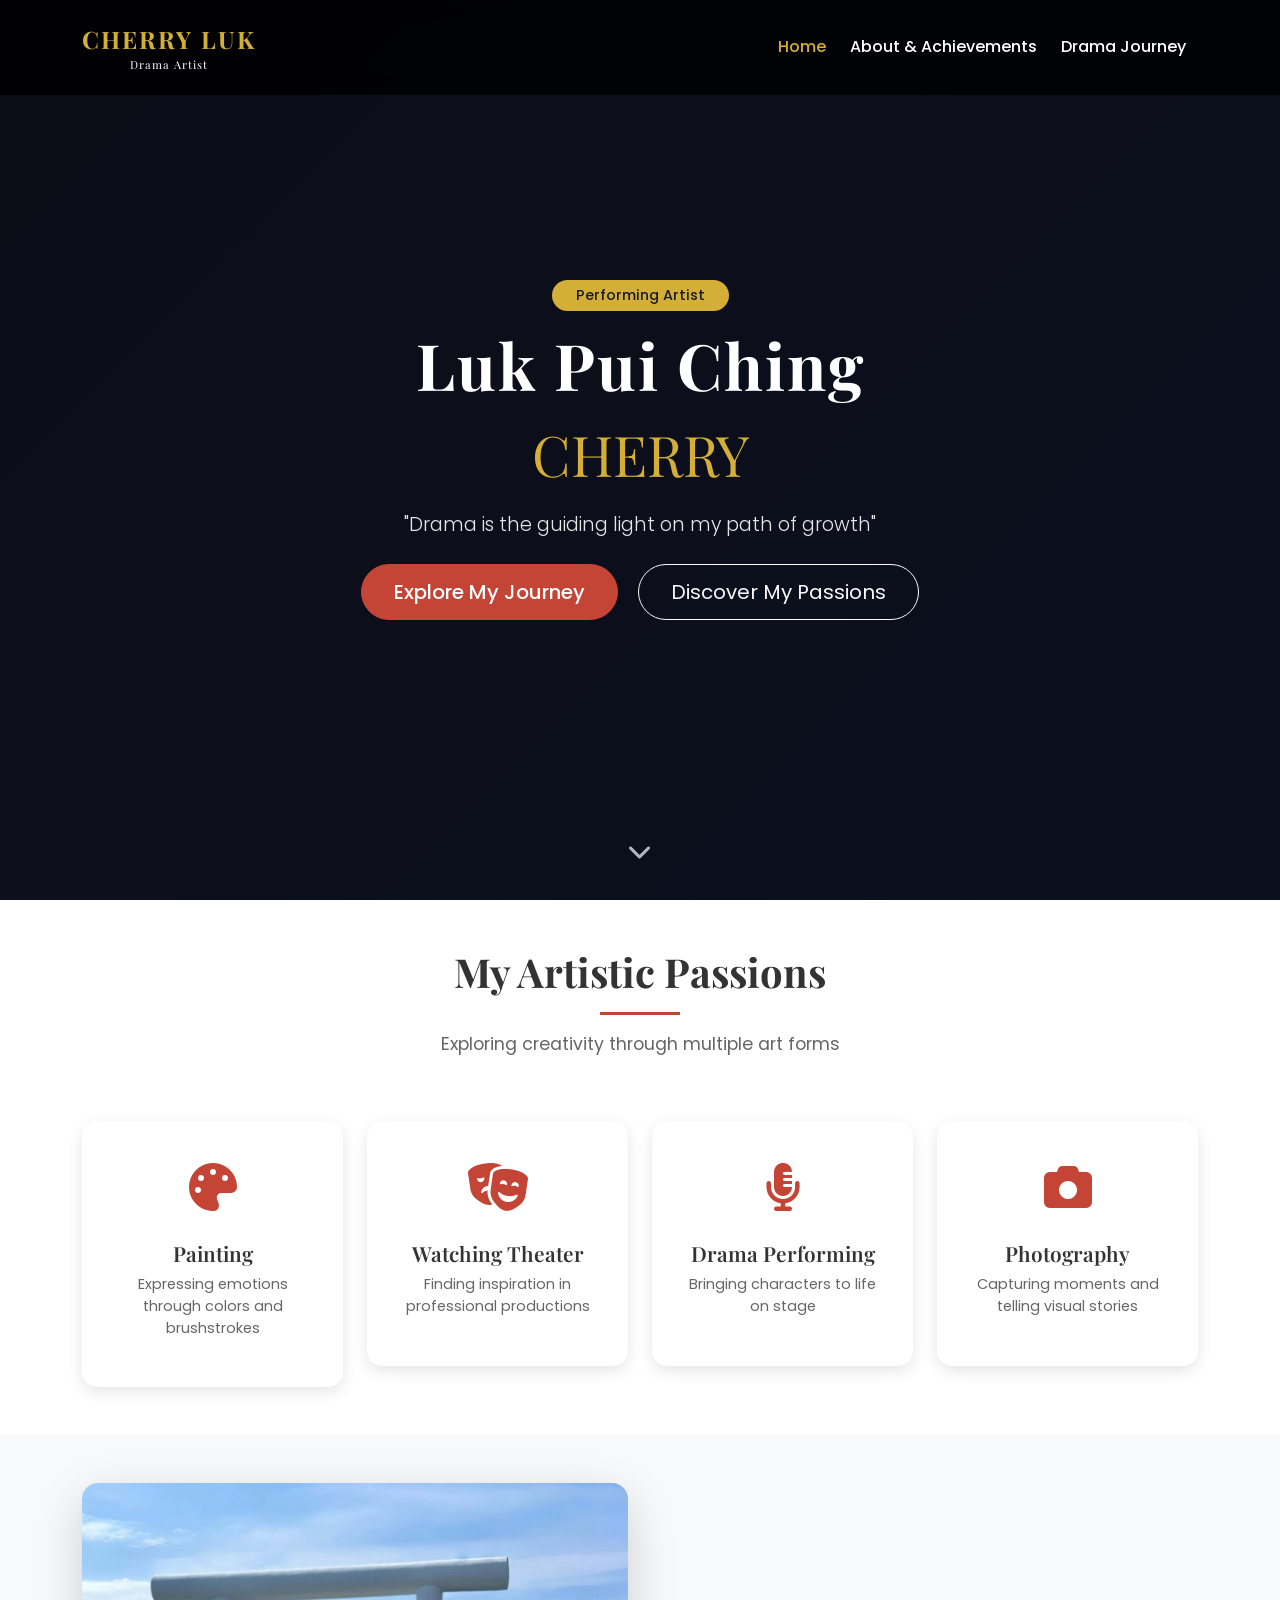
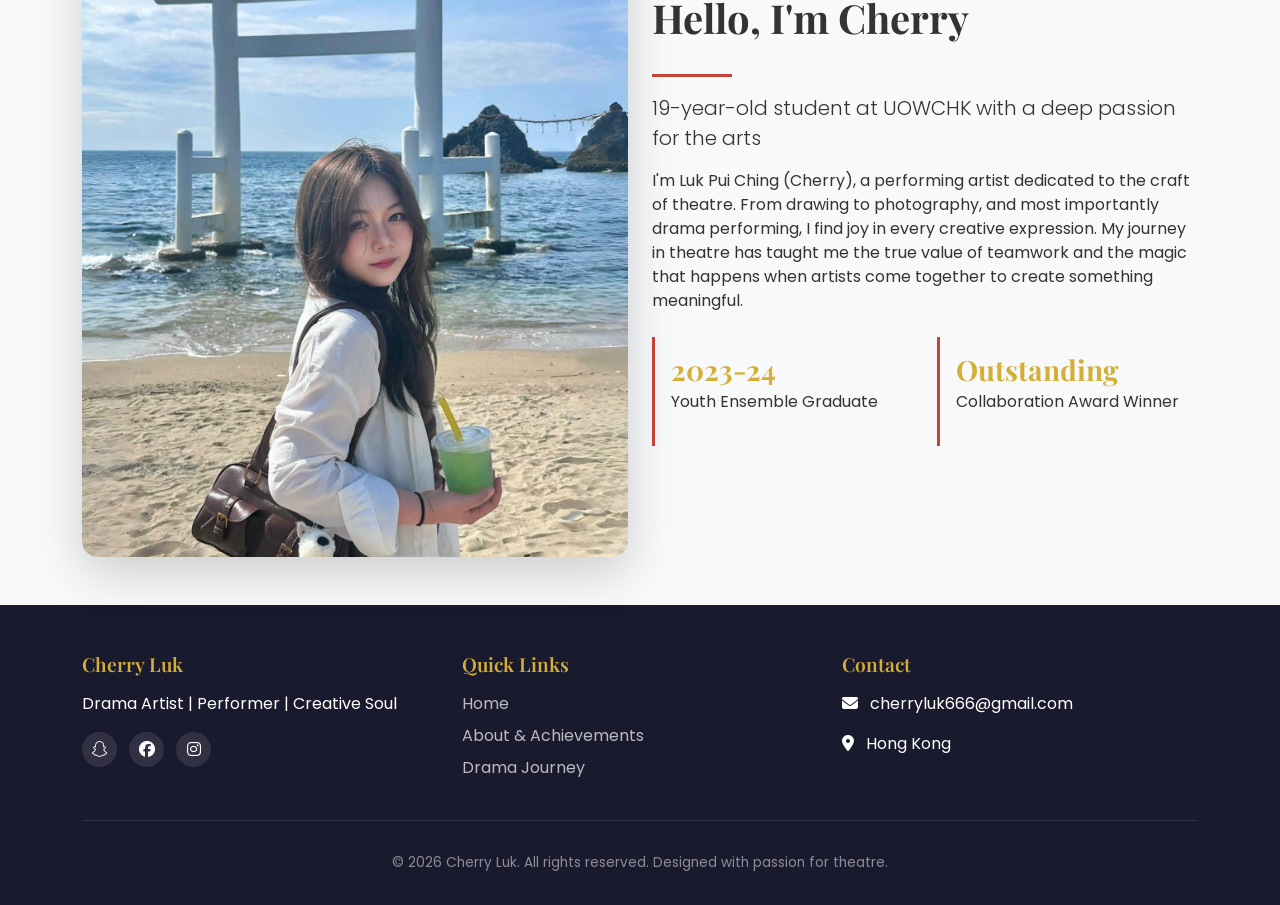
<file: index.html>
<!DOCTYPE html>
<html lang="en">
<head>
    <!-- 
        PROJECT: Personal Portfolio Website - Cherry Luk (Luk Pui Ching)
        AUTHOR: Luk Pui Ching (Cherry)
        DESCRIPTION: A portfolio website showcasing drama achievements and artistic journey
        SOURCES: 
        - Bootstrap 5.3 Framework: https://getbootstrap.com/
        - Google Fonts: https://fonts.google.com/
        - Font Awesome Icons: https://fontawesome.com/
        - Images: Personal photos and portfolio images
    -->
    <meta charset="UTF-8">
    <meta name="viewport" content="width=device-width, initial-scale=1.0">
    <title>Cherry Luk | Drama Artist Portfolio</title>
    
    <!-- Bootstrap CSS -->
    <link href="https://cdn.jsdelivr.net/npm/bootstrap@5.3.0/dist/css/bootstrap.min.css" rel="stylesheet">
    
    <!-- Font Awesome Icons -->
    <link rel="stylesheet" href="https://cdnjs.cloudflare.com/ajax/libs/font-awesome/6.4.0/css/all.min.css">
    
    <!-- Google Fonts -->
    <link href="https://fonts.googleapis.com/css2?family=Playfair+Display:wght@400;500;600;700;800;900&family=Poppins:wght@300;400;500;600;700&display=swap" rel="stylesheet">
    
    <!-- Custom CSS -->
    <link rel="stylesheet" href="style.css">
</head>
<body>

    <!-- Navigation Bar -->
    <nav class="navbar navbar-expand-lg navbar-dark fixed-top">
        <div class="container">
            <a class="navbar-brand" href="index.html">
                <span class="brand-name">CHERRY LUK</span>
                <span class="brand-subtitle">Drama Artist</span>
            </a>
            <button class="navbar-toggler" type="button" data-bs-toggle="collapse" data-bs-target="#navbarNav" aria-controls="navbarNav" aria-expanded="false" aria-label="Toggle navigation">
                <span class="navbar-toggler-icon"></span>
            </button>
            <div class="collapse navbar-collapse" id="navbarNav">
                <ul class="navbar-nav ms-auto">
                    <li class="nav-item">
                        <a class="nav-link active" href="index.html">Home</a>
                    </li>
                    <li class="nav-item">
                        <a class="nav-link" href="about.html">About & Achievements</a>
                    </li>
                    <li class="nav-item">
                        <a class="nav-link" href="drama-journey.html">Drama Journey</a>
                    </li>
                </ul>
            </div>
        </div>
    </nav>

    <!-- Hero Section -->
    <section class="hero-section">
        <div class="hero-overlay"></div>
        <div class="container hero-content">
            <div class="row min-vh-100 align-items-center">
                <div class="col-lg-8 mx-auto text-center">
                    <div class="hero-badge mb-3">
                        <span class="badge bg-gold">Performing Artist</span>
                    </div>
                    <h1 class="display-1 fw-bold mb-3 animate-text">Luk Pui Ching</h1>
                    <h2 class="display-4 mb-4 text-gold">CHERRY</h2>
                    <p class="lead mb-4">"Drama is the guiding light on my path of growth"</p>
                    <div class="hero-buttons">
                        <a href="about.html" class="btn btn-primary btn-lg me-3">Explore My Journey</a>
                        <a href="#passions" class="btn btn-outline-light btn-lg">Discover My Passions</a>
                    </div>
                </div>
            </div>
        </div>
        <div class="scroll-indicator">
            <a href="#passions" class="text-white">
                <i class="fas fa-chevron-down"></i>
            </a>
        </div>
    </section>

    <!-- Passions Section -->
    <section id="passions" class="passions-section py-5">
        <div class="container">
            <div class="row text-center mb-5">
                <div class="col-12">
                    <h2 class="section-title">My Artistic Passions</h2>
                    <div class="title-divider"></div>
                    <p class="section-subtitle">Exploring creativity through multiple art forms</p>
                </div>
            </div>
            <div class="row g-4">
                <div class="col-md-3 col-sm-6">
                    <div class="passion-card">
                        <div class="passion-icon">
                            <i class="fas fa-palette"></i>
                        </div>
                        <h3>Painting</h3>
                        <p>Expressing emotions through colors and brushstrokes</p>
                    </div>
                </div>
                <div class="col-md-3 col-sm-6">
                    <div class="passion-card">
                        <div class="passion-icon">
                            <i class="fas fa-theater-masks"></i>
                        </div>
                        <h3>Watching Theater</h3>
                        <p>Finding inspiration in professional productions</p>
                    </div>
                </div>
                <div class="col-md-3 col-sm-6">
                    <div class="passion-card">
                        <div class="passion-icon">
                            <i class="fas fa-microphone-alt"></i>
                        </div>
                        <h3>Drama Performing</h3>
                        <p>Bringing characters to life on stage</p>
                    </div>
                </div>
                <div class="col-md-3 col-sm-6">
                    <div class="passion-card">
                        <div class="passion-icon">
                            <i class="fas fa-camera"></i>
                        </div>
                        <h3>Photography</h3>
                        <p>Capturing moments and telling visual stories</p>
                    </div>
                </div>
            </div>
        </div>
    </section>

    <!-- Quick Introduction Section -->
    <section class="intro-section py-5 bg-light">
        <div class="container">
            <div class="row align-items-center">
                <div class="col-lg-6 mb-4 mb-lg-0">
                    <div class="intro-image">
                        <img src="image/img7.jpeg" alt="Cherry Luk Portrait" class="img-fluid rounded-4 shadow-lg">
                    </div>
                </div>
                <div class="col-lg-6">
                    <h2 class="section-title text-start">Hello, I'm Cherry</h2>
                    <div class="title-divider start-divider"></div>
                    <p class="lead">19-year-old student at UOWCHK with a deep passion for the arts</p>
                    <p class="mb-4">I'm Luk Pui Ching (Cherry), a performing artist dedicated to the craft of theatre. From drawing to photography, and most importantly drama performing, I find joy in every creative expression. My journey in theatre has taught me the true value of teamwork and the magic that happens when artists come together to create something meaningful.</p>
                    <div class="row mt-4">
                        <div class="col-6">
                            <div class="stat-box">
                                <h3 class="text-gold">2023-24</h3>
                                <p>Youth Ensemble Graduate</p>
                            </div>
                        </div>
                        <div class="col-6">
                            <div class="stat-box">
                                <h3 class="text-gold">Outstanding</h3>
                                <p>Collaboration Award Winner</p>
                            </div>
                        </div>
                    </div>
                </div>
            </div>
        </div>
    </section>

    <!-- Footer -->
    <footer class="footer">
        <div class="container">
            <div class="row">
                <div class="col-lg-4 mb-4 mb-lg-0">
                    <h4 class="footer-title">Cherry Luk</h4>
                    <p>Drama Artist | Performer | Creative Soul</p>
                    <div class="social-links">
                        <a href="https://snapchat.com/t/iGZdyuLK"><i class="fab fa-snapchat"></i></a>
                        <a href="https://www.facebook.com/share/1GRB8319T6/?mibextid=wwXIfr"><i class="fab fa-facebook"></i></a>
                        <a href="https://www.instagram.com/film.cc__"><i class="fab fa-instagram"></i></a>
                    </div>
                </div>
                <div class="col-lg-4 mb-4 mb-lg-0">
                    <h4 class="footer-title">Quick Links</h4>
                    <ul class="footer-links">
                        <li><a href="index.html">Home</a></li>
                        <li><a href="about.html">About & Achievements</a></li>
                        <li><a href="drama-journey.html">Drama Journey</a></li>
                    </ul>
                </div>
                <div class="col-lg-4">
                    <h4 class="footer-title">Contact</h4>
                    <p><i class="fas fa-envelope me-2"></i> cherryluk666@gmail.com</p>
                    <p><i class="fas fa-map-marker-alt me-2"></i> Hong Kong</p>
                </div>
            </div>
            <div class="row mt-4">
                <div class="col-12 text-center">
                    <p class="copyright">&copy; 2026 Cherry Luk. All rights reserved. Designed with passion for theatre.</p>
                </div>
            </div>
        </div>
    </footer>

    <!-- Bootstrap JS Bundle -->
    <script src="https://cdn.jsdelivr.net/npm/bootstrap@5.3.0/dist/js/bootstrap.bundle.min.js"></script>
</body>
</html>
</file>
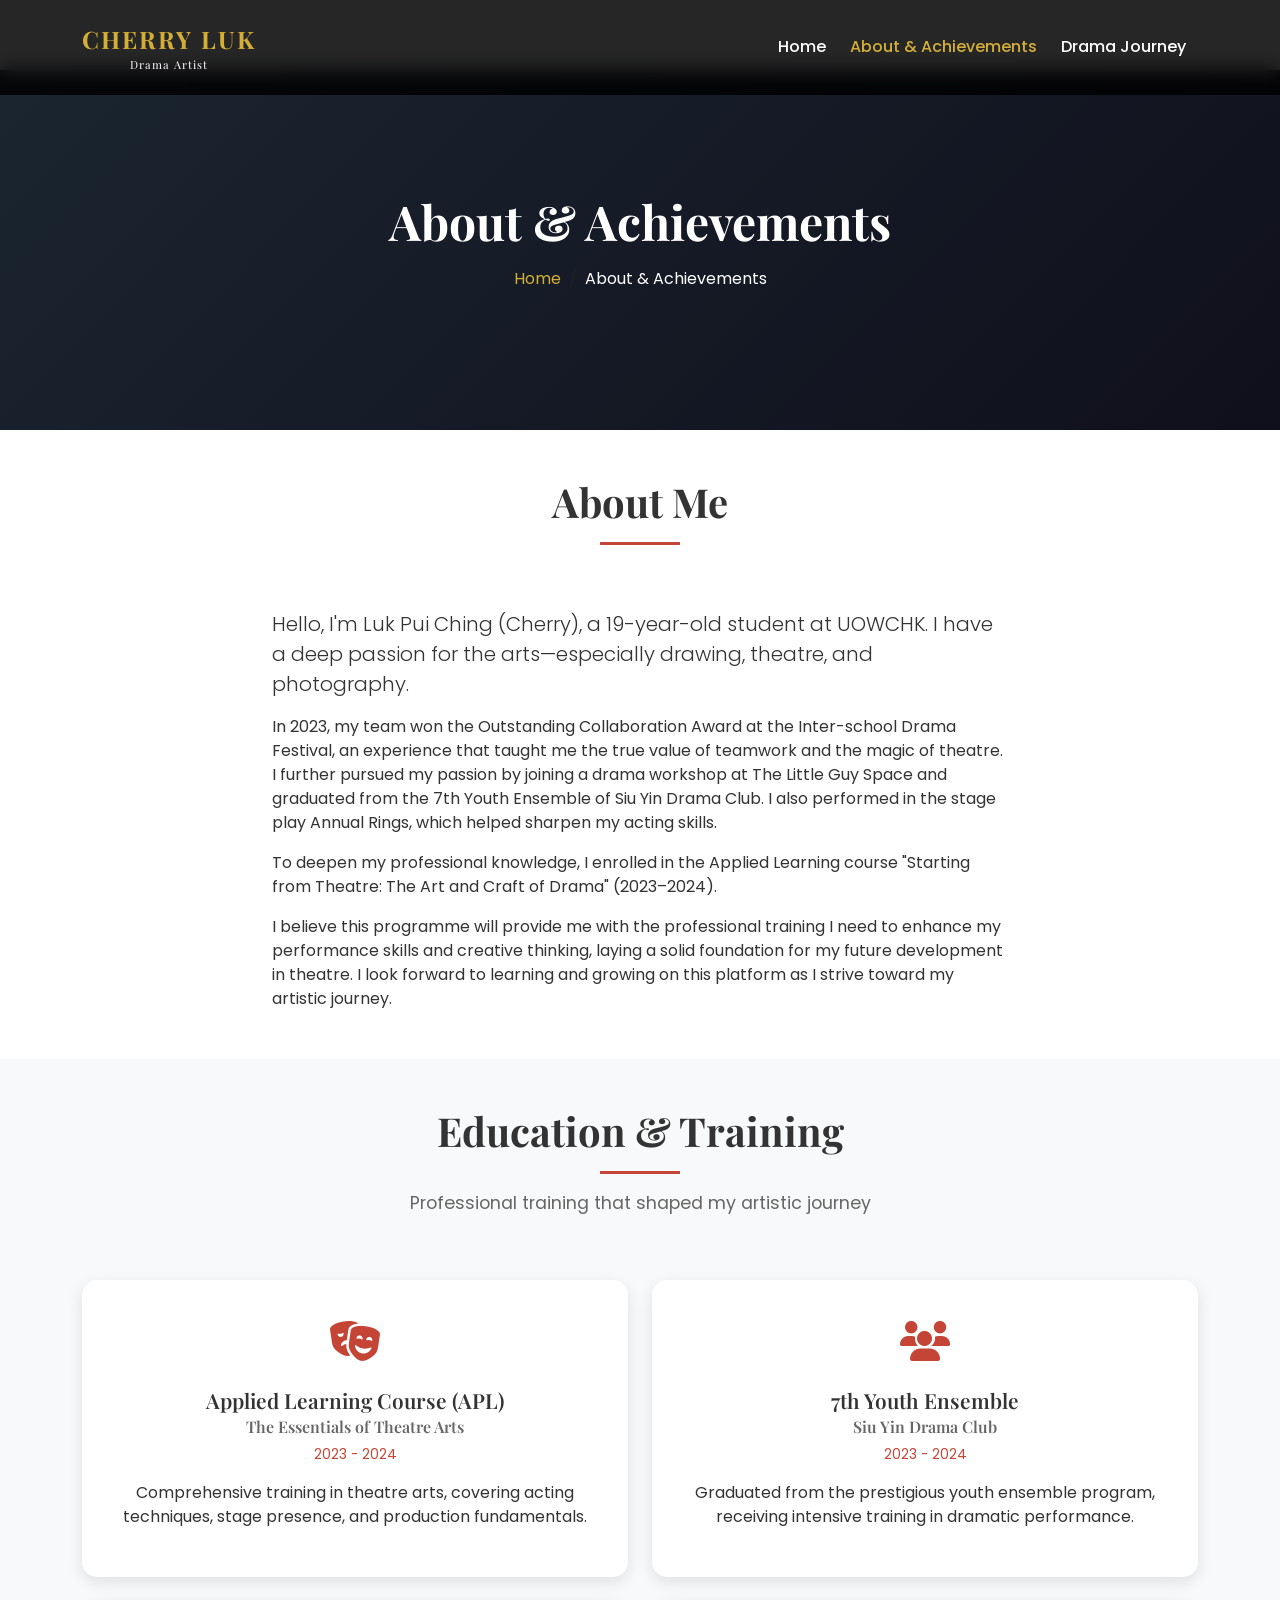
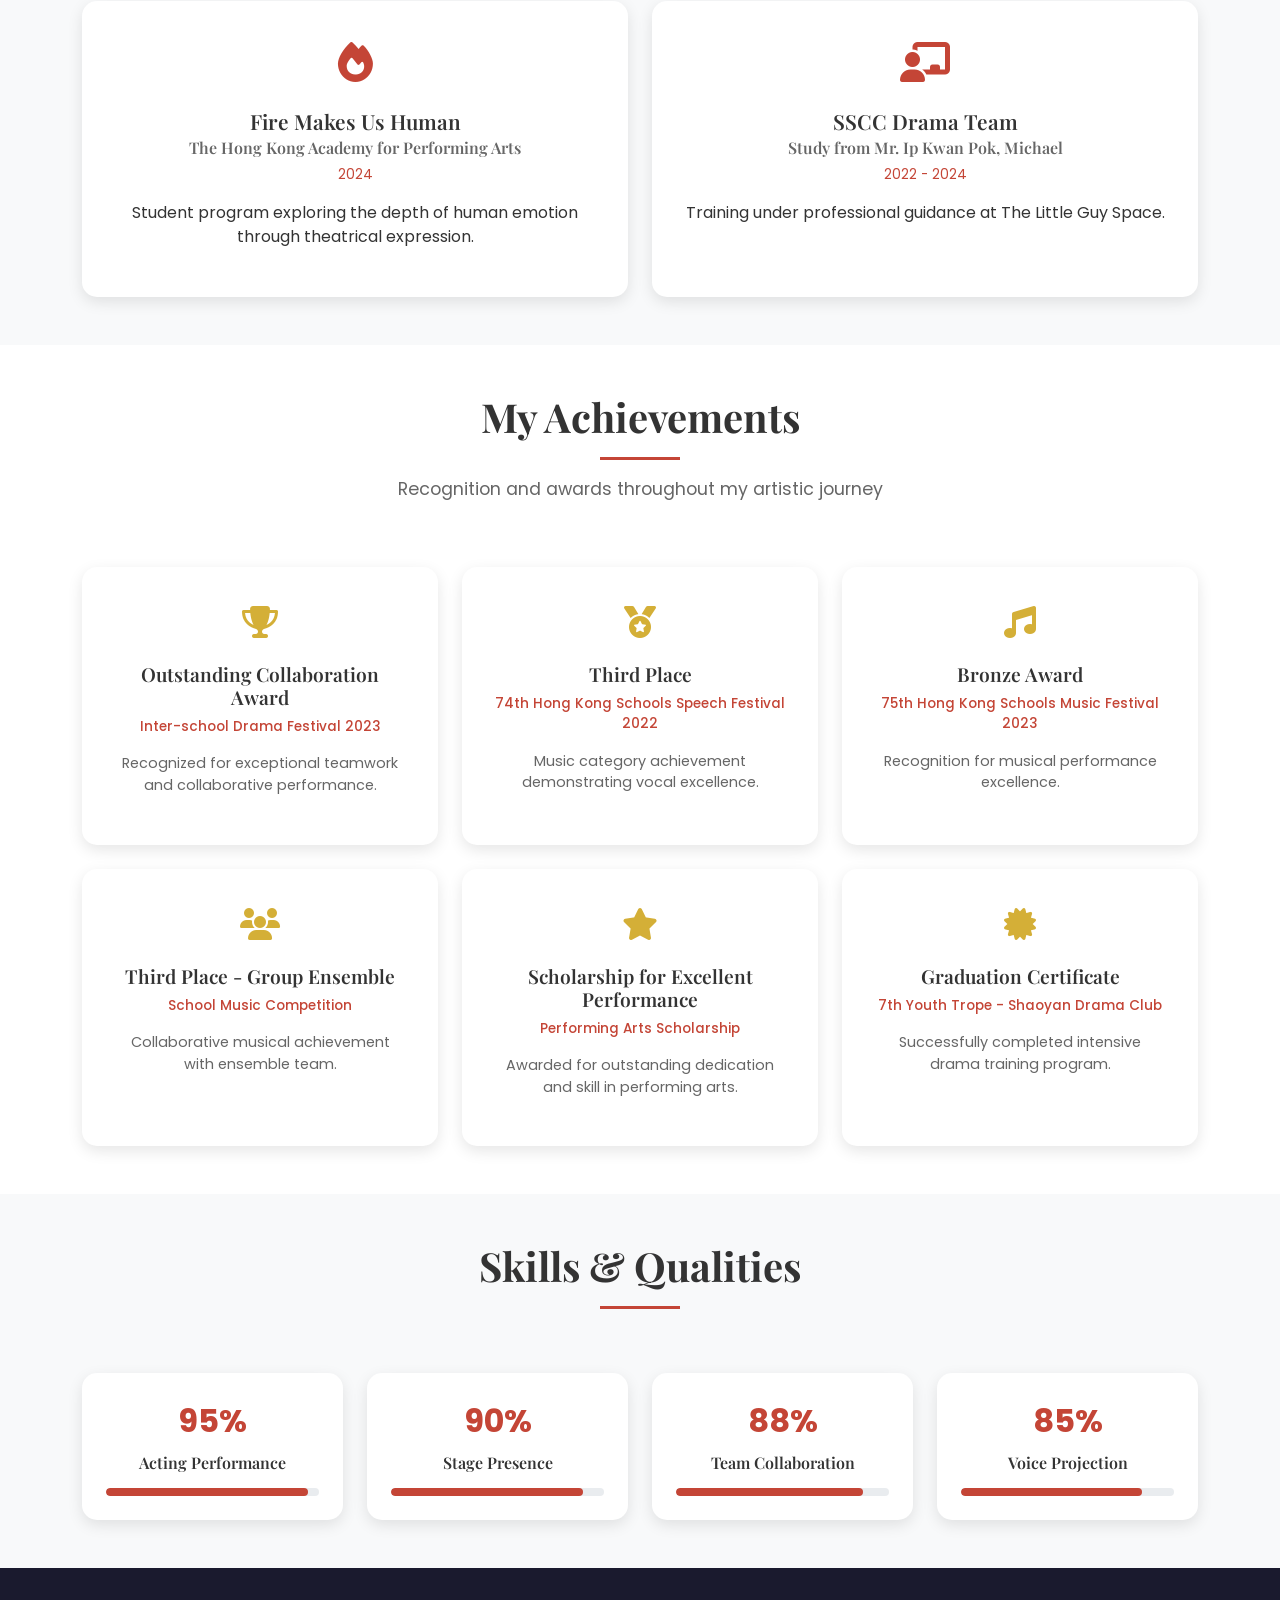
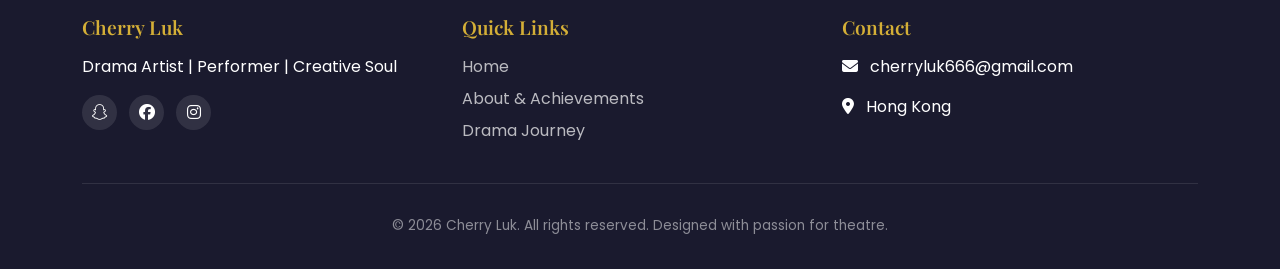
<file: about.html>
<!DOCTYPE html>
<html lang="en">
<head>
    <!-- 
        PROJECT: Personal Portfolio Website - About & Achievements Page
        AUTHOR: Luk Pui Ching (Cherry)
        DESCRIPTION: Detailed background, education, and awards section
        SOURCES: 
        - Bootstrap 5.3 Framework: https://getbootstrap.com/
        - Google Fonts: https://fonts.google.com/
        - Font Awesome Icons: https://fontawesome.com/
    -->
    <meta charset="UTF-8">
    <meta name="viewport" content="width=device-width, initial-scale=1.0">
    <title>About & Achievements | Cherry Luk</title>
    
    <!-- Bootstrap CSS -->
    <link href="https://cdn.jsdelivr.net/npm/bootstrap@5.3.0/dist/css/bootstrap.min.css" rel="stylesheet">
    
    <!-- Font Awesome Icons -->
    <link rel="stylesheet" href="https://cdnjs.cloudflare.com/ajax/libs/font-awesome/6.4.0/css/all.min.css">
    
    <!-- Google Fonts -->
    <link href="https://fonts.googleapis.com/css2?family=Playfair+Display:wght@400;500;600;700;800;900&family=Poppins:wght@300;400;500;600;700&display=swap" rel="stylesheet">
    
    <!-- Custom CSS -->
    <link rel="stylesheet" href="style.css">
</head>
<body>

    <!-- Navigation Bar -->
    <nav class="navbar navbar-expand-lg navbar-dark fixed-top">
        <div class="container">
            <a class="navbar-brand" href="index.html">
                <span class="brand-name">CHERRY LUK</span>
                <span class="brand-subtitle">Drama Artist</span>
            </a>
            <button class="navbar-toggler" type="button" data-bs-toggle="collapse" data-bs-target="#navbarNav" aria-controls="navbarNav" aria-expanded="false" aria-label="Toggle navigation">
                <span class="navbar-toggler-icon"></span>
            </button>
            <div class="collapse navbar-collapse" id="navbarNav">
                <ul class="navbar-nav ms-auto">
                    <li class="nav-item">
                        <a class="nav-link" href="index.html">Home</a>
                    </li>
                    <li class="nav-item">
                        <a class="nav-link active" href="about.html">About & Achievements</a>
                    </li>
                    <li class="nav-item">
                        <a class="nav-link" href="drama-journey.html">Drama Journey</a>
                    </li>
                </ul>
            </div>
        </div>
    </nav>

    <!-- Page Header -->
    <section class="page-header">
        <div class="page-header-overlay"></div>
        <div class="container">
            <div class="row">
                <div class="col-12 text-center">
                    <h1 class="page-title">About & Achievements</h1>
                    <nav aria-label="breadcrumb">
                        <ol class="breadcrumb justify-content-center">
                            <li class="breadcrumb-item"><a href="index.html">Home</a></li>
                            <li class="breadcrumb-item active" aria-current="page">About & Achievements</li>
                        </ol>
                    </nav>
                </div>
            </div>
        </div>
    </section>

    <!-- About Me Section -->
    <section class="about-me-section py-5">
        <div class="container">
            <div class="row">
                <div class="col-12 text-center mb-5">
                    <h2 class="section-title">About Me</h2>
                    <div class="title-divider"></div>
                </div>
            </div>
            <div class="row">
                <div class="col-lg-8 mx-auto">
                    <div class="about-content">
                        <p class="lead">Hello, I'm Luk Pui Ching (Cherry), a 19-year-old student at UOWCHK. I have a deep passion for the arts—especially drawing, theatre, and photography.</p>
                        
                        <p>In 2023, my team won the Outstanding Collaboration Award at the Inter-school Drama Festival, an experience that taught me the true value of teamwork and the magic of theatre. I further pursued my passion by joining a drama workshop at The Little Guy Space and graduated from the 7th Youth Ensemble of Siu Yin Drama Club. I also performed in the stage play Annual Rings, which helped sharpen my acting skills.</p>
                        
                        <p>To deepen my professional knowledge, I enrolled in the Applied Learning course "Starting from Theatre: The Art and Craft of Drama" (2023–2024).</p>
                        
                        <p class="mb-0">I believe this programme will provide me with the professional training I need to enhance my performance skills and creative thinking, laying a solid foundation for my future development in theatre. I look forward to learning and growing on this platform as I strive toward my artistic journey.</p>
                    </div>
                </div>
            </div>
        </div>
    </section>

    <!-- Education Section -->
    <section class="education-section py-5 bg-light">
        <div class="container">
            <div class="row text-center mb-5">
                <div class="col-12">
                    <h2 class="section-title">Education & Training</h2>
                    <div class="title-divider"></div>
                    <p class="section-subtitle">Professional training that shaped my artistic journey</p>
                </div>
            </div>
            <div class="row g-4">
                <div class="col-md-6">
                    <div class="education-card">
                        <div class="education-icon">
                            <i class="fas fa-theater-masks"></i>
                        </div>
                        <h3>Applied Learning Course (APL)</h3>
                        <h4>The Essentials of Theatre Arts</h4>
                        <p class="date">2023 - 2024</p>
                        <p>Comprehensive training in theatre arts, covering acting techniques, stage presence, and production fundamentals.</p>
                    </div>
                </div>
                <div class="col-md-6">
                    <div class="education-card">
                        <div class="education-icon">
                            <i class="fas fa-users"></i>
                        </div>
                        <h3>7th Youth Ensemble</h3>
                        <h4>Siu Yin Drama Club</h4>
                        <p class="date">2023 - 2024</p>
                        <p>Graduated from the prestigious youth ensemble program, receiving intensive training in dramatic performance.</p>
                    </div>
                </div>
                <div class="col-md-6">
                    <div class="education-card">
                        <div class="education-icon">
                            <i class="fas fa-fire"></i>
                        </div>
                        <h3>Fire Makes Us Human</h3>
                        <h4>The Hong Kong Academy for Performing Arts</h4>
                        <p class="date">2024</p>
                        <p>Student program exploring the depth of human emotion through theatrical expression.</p>
                    </div>
                </div>
                <div class="col-md-6">
                    <div class="education-card">
                        <div class="education-icon">
                            <i class="fas fa-chalkboard-user"></i>
                        </div>
                        <h3>SSCC Drama Team</h3>
                        <h4>Study from Mr. Ip Kwan Pok, Michael</h4>
                        <p class="date">2022 - 2024</p>
                        <p>Training under professional guidance at The Little Guy Space.</p>
                    </div>
                </div>
            </div>
        </div>
    </section>

    <!-- Achievements Section -->
    <section class="achievements-section py-5">
        <div class="container">
            <div class="row text-center mb-5">
                <div class="col-12">
                    <h2 class="section-title">My Achievements</h2>
                    <div class="title-divider"></div>
                    <p class="section-subtitle">Recognition and awards throughout my artistic journey</p>
                </div>
            </div>
            
            <!-- Awards Row 1 -->
            <div class="row g-4 mb-4">
                <div class="col-lg-4 col-md-6">
                    <div class="achievement-card">
                        <div class="achievement-icon">
                            <i class="fas fa-trophy"></i>
                        </div>
                        <h3>Outstanding Collaboration Award</h3>
                        <p class="award-org">Inter-school Drama Festival 2023</p>
                        <p class="achievement-desc">Recognized for exceptional teamwork and collaborative performance.</p>
                    </div>
                </div>
                <div class="col-lg-4 col-md-6">
                    <div class="achievement-card">
                        <div class="achievement-icon">
                            <i class="fas fa-medal"></i>
                        </div>
                        <h3>Third Place</h3>
                        <p class="award-org">74th Hong Kong Schools Speech Festival 2022</p>
                        <p class="achievement-desc">Music category achievement demonstrating vocal excellence.</p>
                    </div>
                </div>
                <div class="col-lg-4 col-md-6">
                    <div class="achievement-card">
                        <div class="achievement-icon">
                            <i class="fas fa-music"></i>
                        </div>
                        <h3>Bronze Award</h3>
                        <p class="award-org">75th Hong Kong Schools Music Festival 2023</p>
                        <p class="achievement-desc">Recognition for musical performance excellence.</p>
                    </div>
                </div>
            </div>
            
            <!-- Awards Row 2 -->
            <div class="row g-4">
                <div class="col-lg-4 col-md-6">
                    <div class="achievement-card">
                        <div class="achievement-icon">
                            <i class="fas fa-users"></i>
                        </div>
                        <h3>Third Place - Group Ensemble</h3>
                        <p class="award-org">School Music Competition</p>
                        <p class="achievement-desc">Collaborative musical achievement with ensemble team.</p>
                    </div>
                </div>
                <div class="col-lg-4 col-md-6">
                    <div class="achievement-card">
                        <div class="achievement-icon">
                            <i class="fas fa-star"></i>
                        </div>
                        <h3>Scholarship for Excellent Performance</h3>
                        <p class="award-org">Performing Arts Scholarship</p>
                        <p class="achievement-desc">Awarded for outstanding dedication and skill in performing arts.</p>
                    </div>
                </div>
                <div class="col-lg-4 col-md-6">
                    <div class="achievement-card">
                        <div class="achievement-icon">
                            <i class="fas fa-certificate"></i>
                        </div>
                        <h3>Graduation Certificate</h3>
                        <p class="award-org">7th Youth Trope - Shaoyan Drama Club</p>
                        <p class="achievement-desc">Successfully completed intensive drama training program.</p>
                    </div>
                </div>
            </div>
        </div>
    </section>

    <!-- Skills Section -->
    <section class="skills-section py-5 bg-light">
        <div class="container">
            <div class="row text-center mb-5">
                <div class="col-12">
                    <h2 class="section-title">Skills & Qualities</h2>
                    <div class="title-divider"></div>
                </div>
            </div>
            <div class="row g-4">
                <div class="col-md-3 col-sm-6">
                    <div class="skill-card">
                        <div class="skill-percent">95%</div>
                        <h3>Acting Performance</h3>
                        <div class="progress">
                            <div class="progress-bar" style="width: 95%"></div>
                        </div>
                    </div>
                </div>
                <div class="col-md-3 col-sm-6">
                    <div class="skill-card">
                        <div class="skill-percent">90%</div>
                        <h3>Stage Presence</h3>
                        <div class="progress">
                            <div class="progress-bar" style="width: 90%"></div>
                        </div>
                    </div>
                </div>
                <div class="col-md-3 col-sm-6">
                    <div class="skill-card">
                        <div class="skill-percent">88%</div>
                        <h3>Team Collaboration</h3>
                        <div class="progress">
                            <div class="progress-bar" style="width: 88%"></div>
                        </div>
                    </div>
                </div>
                <div class="col-md-3 col-sm-6">
                    <div class="skill-card">
                        <div class="skill-percent">85%</div>
                        <h3>Voice Projection</h3>
                        <div class="progress">
                            <div class="progress-bar" style="width: 85%"></div>
                        </div>
                    </div>
                </div>
            </div>
        </div>
    </section>

    <!-- Footer -->
    <footer class="footer">
        <div class="container">
            <div class="row">
                <div class="col-lg-4 mb-4 mb-lg-0">
                    <h4 class="footer-title">Cherry Luk</h4>
                    <p>Drama Artist | Performer | Creative Soul</p>
                    <div class="social-links">
                        <a href="https://snapchat.com/t/iGZdyuLK"><i class="fab fa-snapchat"></i></a>
                        <a href="https://www.facebook.com/share/1GRB8319T6/?mibextid=wwXIfr"><i class="fab fa-facebook"></i></a>
                        <a href="https://www.instagram.com/film.cc__"><i class="fab fa-instagram"></i></a>
                    </div>
                </div>
                <div class="col-lg-4 mb-4 mb-lg-0">
                    <h4 class="footer-title">Quick Links</h4>
                    <ul class="footer-links">
                        <li><a href="index.html">Home</a></li>
                        <li><a href="about.html">About & Achievements</a></li>
                        <li><a href="drama-journey.html">Drama Journey</a></li>
                    </ul>
                </div>
                <div class="col-lg-4">
                    <h4 class="footer-title">Contact</h4>
                    <p><i class="fas fa-envelope me-2"></i> cherryluk666@gmail.com</p>
                    <p><i class="fas fa-map-marker-alt me-2"></i> Hong Kong</p>
                </div>
            </div>
            <div class="row mt-4">
                <div class="col-12 text-center">
                    <p class="copyright">&copy; 2026 Cherry Luk. All rights reserved. Designed with passion for theatre.</p>
                </div>
            </div>
        </div>
    </footer>

    <script src="https://cdn.jsdelivr.net/npm/bootstrap@5.3.0/dist/js/bootstrap.bundle.min.js"></script>
</body>
</html>
</file>
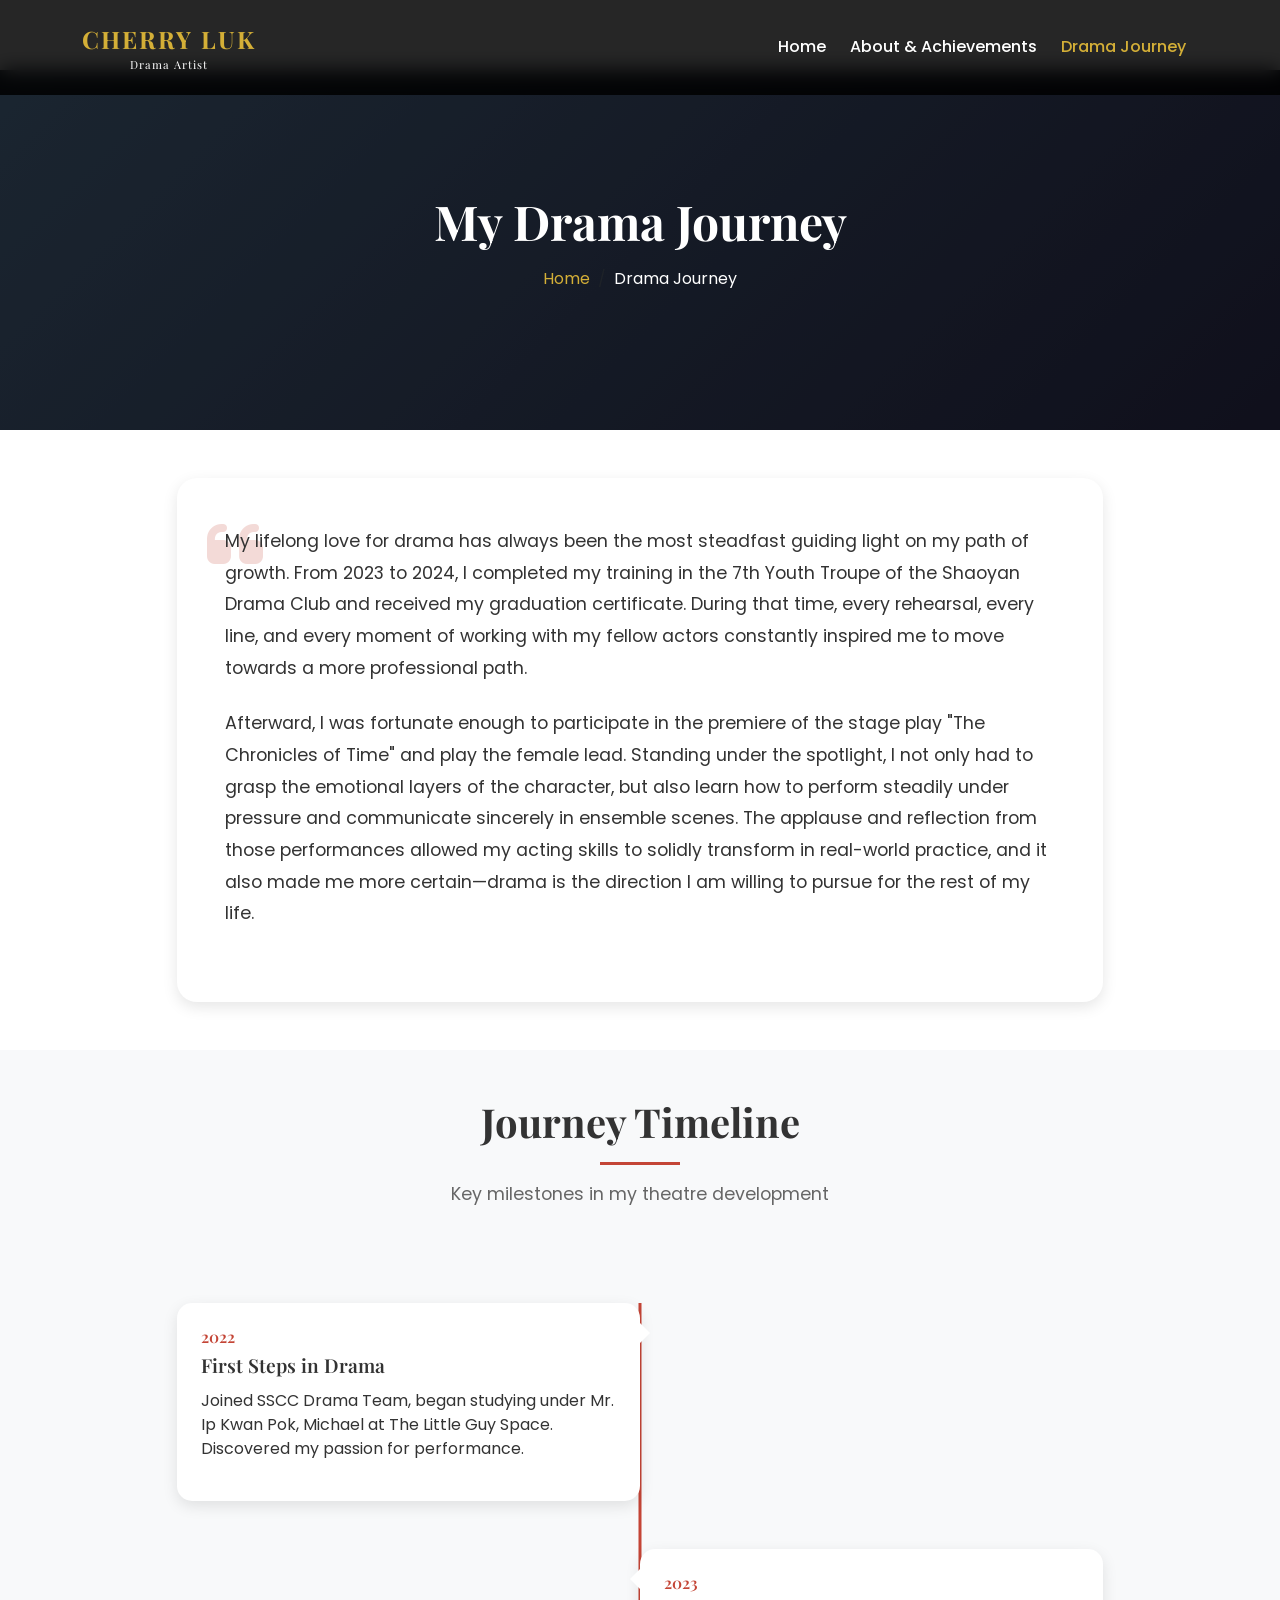
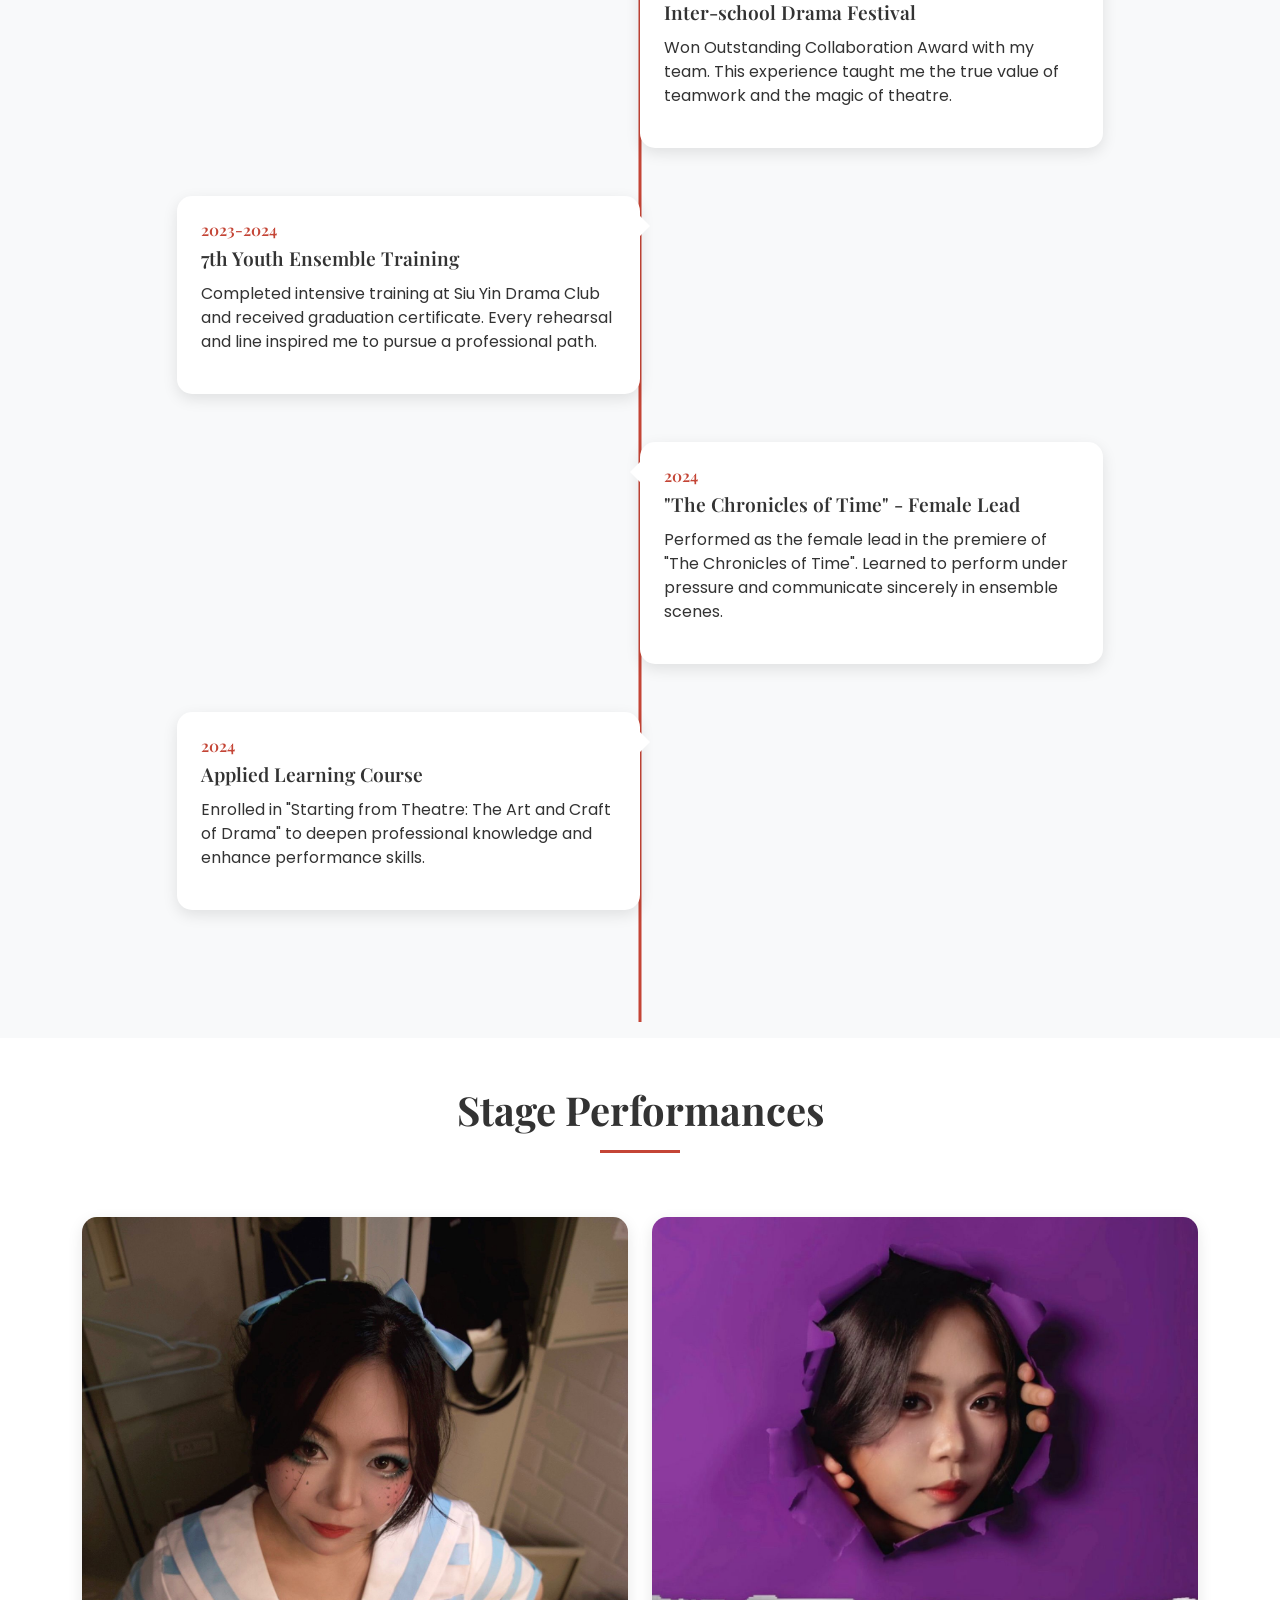
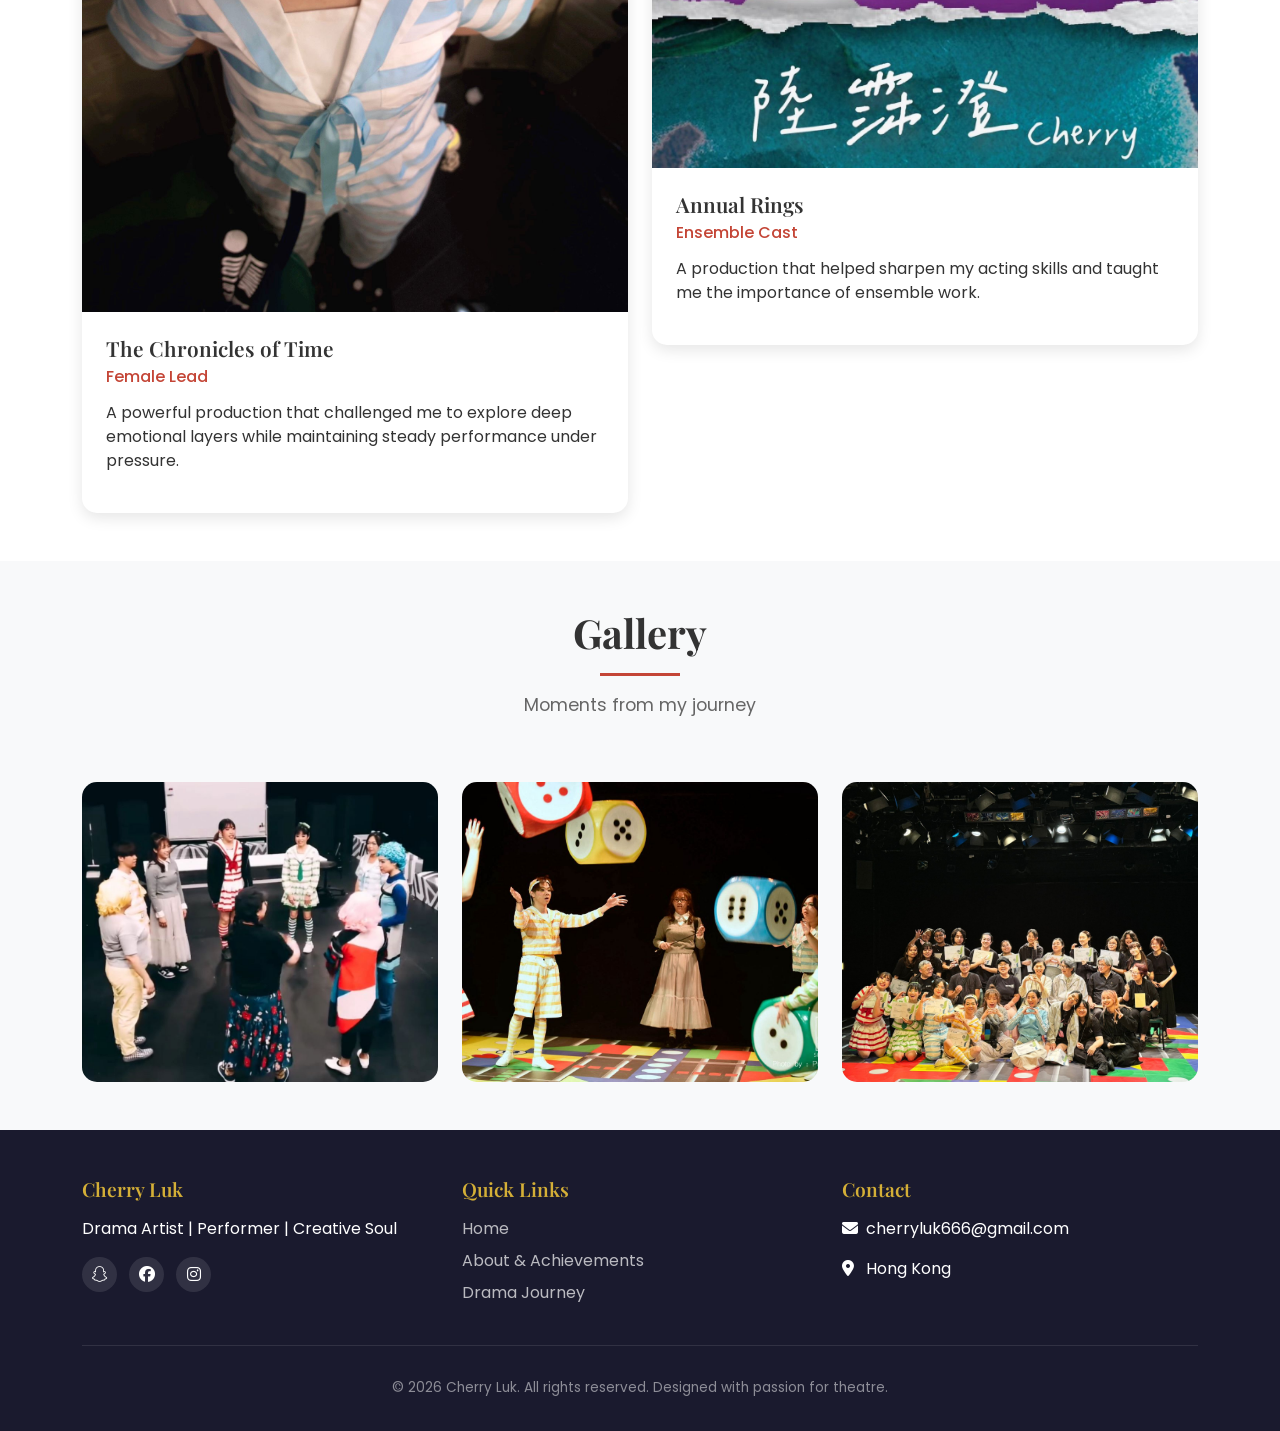
<file: drama-journey.html>
<!DOCTYPE html>
<html lang="en">
<head>
    <!-- 
        PROJECT: Personal Portfolio Website - Drama Journey Page
        AUTHOR: Luk Pui Ching (Cherry)
        DESCRIPTION: Detailed theatre experience, performances, and artistic growth
        SOURCES: 
        - Bootstrap 5.3 Framework: https://getbootstrap.com/
        - Google Fonts: https://fonts.google.com/
        - Font Awesome Icons: https://fontawesome.com/
    -->
    <meta charset="UTF-8">
    <meta name="viewport" content="width=device-width, initial-scale=1.0">
    <title>Drama Journey | Cherry Luk</title>
    
    <!-- Bootstrap CSS -->
    <link href="https://cdn.jsdelivr.net/npm/bootstrap@5.3.0/dist/css/bootstrap.min.css" rel="stylesheet">
    
    <!-- Font Awesome Icons -->
    <link rel="stylesheet" href="https://cdnjs.cloudflare.com/ajax/libs/font-awesome/6.4.0/css/all.min.css">
    
    <!-- Google Fonts -->
    <link href="https://fonts.googleapis.com/css2?family=Playfair+Display:wght@400;500;600;700;800;900&family=Poppins:wght@300;400;500;600;700&display=swap" rel="stylesheet">
    
    <!-- Custom CSS -->
    <link rel="stylesheet" href="style.css">
</head>
<body>

    <!-- Navigation Bar -->
    <nav class="navbar navbar-expand-lg navbar-dark fixed-top">
        <div class="container">
            <a class="navbar-brand" href="index.html">
                <span class="brand-name">CHERRY LUK</span>
                <span class="brand-subtitle">Drama Artist</span>
            </a>
            <button class="navbar-toggler" type="button" data-bs-toggle="collapse" data-bs-target="#navbarNav" aria-controls="navbarNav" aria-expanded="false" aria-label="Toggle navigation">
                <span class="navbar-toggler-icon"></span>
            </button>
            <div class="collapse navbar-collapse" id="navbarNav">
                <ul class="navbar-nav ms-auto">
                    <li class="nav-item">
                        <a class="nav-link" href="index.html">Home</a>
                    </li>
                    <li class="nav-item">
                        <a class="nav-link" href="about.html">About & Achievements</a>
                    </li>
                    <li class="nav-item">
                        <a class="nav-link active" href="drama-journey.html">Drama Journey</a>
                    </li>
                </ul>
            </div>
        </div>
    </nav>

    <!-- Page Header -->
    <section class="page-header">
        <div class="page-header-overlay"></div>
        <div class="container">
            <div class="row">
                <div class="col-12 text-center">
                    <h1 class="page-title">My Drama Journey</h1>
                    <nav aria-label="breadcrumb">
                        <ol class="breadcrumb justify-content-center">
                            <li class="breadcrumb-item"><a href="index.html">Home</a></li>
                            <li class="breadcrumb-item active" aria-current="page">Drama Journey</li>
                        </ol>
                    </nav>
                </div>
            </div>
        </div>
    </section>

    <!-- Passion Story Section -->
    <section class="passion-story-section py-5">
        <div class="container">
            <div class="row">
                <div class="col-lg-10 mx-auto">
                    <div class="story-card">
                        <div class="story-quote">
                            <i class="fas fa-quote-left"></i>
                        </div>
                        <p class="story-text">My lifelong love for drama has always been the most steadfast guiding light on my path of growth. From 2023 to 2024, I completed my training in the 7th Youth Troupe of the Shaoyan Drama Club and received my graduation certificate. During that time, every rehearsal, every line, and every moment of working with my fellow actors constantly inspired me to move towards a more professional path.</p>
                        <p class="story-text">Afterward, I was fortunate enough to participate in the premiere of the stage play "The Chronicles of Time" and play the female lead. Standing under the spotlight, I not only had to grasp the emotional layers of the character, but also learn how to perform steadily under pressure and communicate sincerely in ensemble scenes. The applause and reflection from those performances allowed my acting skills to solidly transform in real-world practice, and it also made me more certain—drama is the direction I am willing to pursue for the rest of my life.</p>
                    </div>
                </div>
            </div>
        </div>
    </section>

    <!-- Timeline Section -->
    <section class="timeline-section py-5 bg-light">
        <div class="container">
            <div class="row text-center mb-5">
                <div class="col-12">
                    <h2 class="section-title">Journey Timeline</h2>
                    <div class="title-divider"></div>
                    <p class="section-subtitle">Key milestones in my theatre development</p>
                </div>
            </div>
            <div class="row">
                <div class="col-lg-10 mx-auto">
                    <div class="timeline">
                        <div class="timeline-item left">
                            <div class="timeline-content">
                                <h3>2022</h3>
                                <h4>First Steps in Drama</h4>
                                <p>Joined SSCC Drama Team, began studying under Mr. Ip Kwan Pok, Michael at The Little Guy Space. Discovered my passion for performance.</p>
                            </div>
                        </div>
                        <div class="timeline-item right">
                            <div class="timeline-content">
                                <h3>2023</h3>
                                <h4>Inter-school Drama Festival</h4>
                                <p>Won Outstanding Collaboration Award with my team. This experience taught me the true value of teamwork and the magic of theatre.</p>
                            </div>
                        </div>
                        <div class="timeline-item left">
                            <div class="timeline-content">
                                <h3>2023-2024</h3>
                                <h4>7th Youth Ensemble Training</h4>
                                <p>Completed intensive training at Siu Yin Drama Club and received graduation certificate. Every rehearsal and line inspired me to pursue a professional path.</p>
                            </div>
                        </div>
                        <div class="timeline-item right">
                            <div class="timeline-content">
                                <h3>2024</h3>
                                <h4>"The Chronicles of Time" - Female Lead</h4>
                                <p>Performed as the female lead in the premiere of "The Chronicles of Time". Learned to perform under pressure and communicate sincerely in ensemble scenes.</p>
                            </div>
                        </div>
                        <div class="timeline-item left">
                            <div class="timeline-content">
                                <h3>2024</h3>
                                <h4>Applied Learning Course</h4>
                                <p>Enrolled in "Starting from Theatre: The Art and Craft of Drama" to deepen professional knowledge and enhance performance skills.</p>
                            </div>
                        </div>
                    </div>
                </div>
            </div>
        </div>
    </section>

    <!-- Performances Section -->
    <section class="performances-section py-5">
        <div class="container">
            <div class="row text-center mb-5">
                <div class="col-12">
                    <h2 class="section-title">Stage Performances</h2>
                    <div class="title-divider"></div>
                </div>
            </div>
            <div class="row g-4">
                <div class="col-md-6">
                    <div class="performance-card">
                        <div class="performance-image">
                            <img src="image/img2.jpeg" alt="The Chronicles of Time" class="img-fluid">
                        </div>
                        <div class="performance-info">
                            <h3>The Chronicles of Time</h3>
                            <p class="performance-role">Female Lead</p>
                            <p>A powerful production that challenged me to explore deep emotional layers while maintaining steady performance under pressure.</p>
                        </div>
                    </div>
                </div>
                <div class="col-md-6">
                    <div class="performance-card">
                        <div class="performance-image">
                            <img src="image/img1.jpeg" alt="Annual Rings" class="img-fluid">
                        </div>
                        <div class="performance-info">
                            <h3>Annual Rings</h3>
                            <p class="performance-role">Ensemble Cast</p>
                            <p>A production that helped sharpen my acting skills and taught me the importance of ensemble work.</p>
                        </div>
                    </div>
                </div>
            </div>
        </div>
    </section>

    <!-- Gallery Section -->
    <section class="gallery-section py-5 bg-light">
        <div class="container">
            <div class="row text-center mb-5">
                <div class="col-12">
                    <h2 class="section-title">Gallery</h2>
                    <div class="title-divider"></div>
                    <p class="section-subtitle">Moments from my journey</p>
                </div>
            </div>
            <div class="row g-4">
                <div class="col-md-4 col-sm-6">
                    <div class="gallery-item">
                        <img src="image/img5.jpeg" alt="Rehearsal" class="img-fluid">
                        <div class="gallery-overlay">
                            <i class="fas fa-search-plus"></i>
                        </div>
                    </div>
                </div>
                <div class="col-md-4 col-sm-6">
                    <div class="gallery-item">
                        <img src="image/img6.jpeg" alt="Stage Performance" class="img-fluid">
                        <div class="gallery-overlay">
                            <i class="fas fa-search-plus"></i>
                        </div>
                    </div>
                </div>
                <div class="col-md-4 col-sm-6">
                    <div class="gallery-item">
                        <img src="image/img8.jpeg" alt="Team Celebration" class="img-fluid">
                        <div class="gallery-overlay">
                            <i class="fas fa-search-plus"></i>
                        </div>
                    </div>
                </div>
            </div>
        </div>
    </section>

    <!-- Footer -->
    <footer class="footer">
        <div class="container">
            <div class="row">
                <div class="col-lg-4 mb-4 mb-lg-0">
                    <h4 class="footer-title">Cherry Luk</h4>
                    <p>Drama Artist | Performer | Creative Soul</p>
                    <div class="social-links">
                        <a href="https://snapchat.com/t/iGZdyuLK"><i class="fab fa-snapchat"></i></a>
                        <a href="https://www.facebook.com/share/1GRB8319T6/?mibextid=wwXIfr"><i class="fab fa-facebook"></i></a>
                        <a href="https://www.instagram.com/film.cc__"><i class="fab fa-instagram"></i></a>
                    </div>
                </div>
                <div class="col-lg-4 mb-4 mb-lg-0">
                    <h4 class="footer-title">Quick Links</h4>
                    <ul class="footer-links">
                        <li><a href="index.html">Home</a></li>
                        <li><a href="about.html">About & Achievements</a></li>
                        <li><a href="drama-journey.html">Drama Journey</a></li>
                    </ul>
                </div>
                <div class="col-lg-4">
                    <h4 class="footer-title">Contact</h4>
                    <p><i class="fas fa-envelope me-2"></i>cherryluk666@gmail.com</p>
                    <p><i class="fas fa-map-marker-alt me-2"></i> Hong Kong</p>
                </div>
            </div>
            <div class="row mt-4">
                <div class="col-12 text-center">
                    <p class="copyright">&copy; 2026 Cherry Luk. All rights reserved. Designed with passion for theatre.</p>
                </div>
            </div>
        </div>
    </footer>

    <script src="https://cdn.jsdelivr.net/npm/bootstrap@5.3.0/dist/js/bootstrap.bundle.min.js"></script>
</body>
</html>
</file>
<file: style.css>
/* 
    Custom CSS for Cherry Luk Portfolio Website
    This file OVERRIDES and EXTENDS Bootstrap's default styles
    Author: Luk Pui Ching (Cherry)
    Features: Custom colors, animations, responsive design, transitions
*/

/* ===== CSS VARIABLES ===== */
:root {
    --primary-color: #c44536;
    --primary-dark: #a5372a;
    --secondary-color: #2c3e50;
    --gold-color: #d4af37;
    --light-bg: #f8f9fa;
    --dark-bg: #1a1a2e;
    --text-dark: #333;
    --text-light: #fff;
    --transition: all 0.3s ease;
    --box-shadow: 0 5px 15px rgba(0, 0, 0, 0.1);
    --box-shadow-hover: 0 10px 25px rgba(0, 0, 0, 0.15);
}

/* ===== GLOBAL STYLES ===== */
* {
    margin: 0;
    padding: 0;
    box-sizing: border-box;
}

body {
    font-family: 'Poppins', sans-serif;
    color: var(--text-dark);
    overflow-x: hidden;
    background-color: #fff;
}

h1,
h2,
h3,
h4,
h5,
h6 {
    font-family: 'Playfair Display', serif;
    font-weight: 600;
}

a {
    text-decoration: none;
    transition: var(--transition);
}

/* ===== NAVIGATION ===== */
.navbar {
    background: rgba(0, 0, 0, 0.85);
    backdrop-filter: blur(10px);
    padding: 1rem 0;
    transition: var(--transition);
}

.navbar-brand {
    font-family: 'Playfair Display', serif;
    text-align: center;
}

.brand-name {
    display: block;
    font-size: 1.5rem;
    font-weight: 700;
    letter-spacing: 2px;
    color: var(--gold-color);
}

.brand-subtitle {
    display: block;
    font-size: 0.7rem;
    letter-spacing: 1px;
    color: var(--text-light);
}

.navbar-nav .nav-link {
    color: var(--text-light);
    font-weight: 500;
    padding: 0.5rem 1rem;
    margin: 0 0.25rem;
    transition: var(--transition);
}

.navbar-nav .nav-link:hover,
.navbar-nav .nav-link.active {
    color: var(--gold-color);
}

/* ===== HERO SECTION ===== */
.hero-section {
    position: relative;
    min-height: 100vh;
    background: linear-gradient(135deg, #1a1a2e 0%, #16213e 100%);
    background-attachment: fixed;
    overflow: hidden;
}

.hero-overlay {
    position: absolute;
    top: 0;
    left: 0;
    width: 100%;
    height: 100%;
    background: rgba(0, 0, 0, 0.5);
}

.hero-content {
    position: relative;
    z-index: 2;
}

.hero-badge .badge {
    background: var(--gold-color);
    color: var(--dark-bg);
    padding: 0.5rem 1.5rem;
    font-size: 0.9rem;
    font-weight: 500;
    border-radius: 30px;
}

.hero-section h1 {
    font-size: 4rem;
    letter-spacing: 2px;
    color: var(--text-light);
}

.text-gold {
    color: var(--gold-color);
}

.hero-section .lead {
    font-size: 1.2rem;
    color: rgba(255, 255, 255, 0.9);
}

.btn-primary {
    background-color: var(--primary-color);
    border-color: var(--primary-color);
    padding: 0.75rem 2rem;
    font-weight: 500;
    border-radius: 30px;
    transition: var(--transition);
}

.btn-primary:hover {
    background-color: var(--primary-dark);
    border-color: var(--primary-dark);
    transform: translateY(-2px);
    box-shadow: var(--box-shadow-hover);
}

.btn-outline-light {
    border-radius: 30px;
    padding: 0.75rem 2rem;
    transition: var(--transition);
}

.btn-outline-light:hover {
    transform: translateY(-2px);
    box-shadow: var(--box-shadow-hover);
}

.scroll-indicator {
    position: absolute;
    bottom: 30px;
    left: 50%;
    transform: translateX(-50%);
    z-index: 3;
    animation: bounce 2s infinite;
}

.scroll-indicator a {
    font-size: 1.5rem;
    opacity: 0.7;
    transition: var(--transition);
}

.scroll-indicator a:hover {
    opacity: 1;
}

@keyframes bounce {

    0%,
    100% {
        transform: translateX(-50%) translateY(0);
    }

    50% {
        transform: translateX(-50%) translateY(10px);
    }
}

/* ===== SECTION STYLES ===== */
.section-title {
    font-size: 2.5rem;
    font-weight: 700;
    margin-bottom: 1rem;
    position: relative;
    display: inline-block;
}

.title-divider {
    width: 80px;
    height: 3px;
    background: var(--primary-color);
    margin: 0 auto 1rem;
}

.start-divider {
    margin: 1rem 0;
}

.section-subtitle {
    color: #666;
    font-size: 1.1rem;
}

/* ===== PASSION CARDS ===== */
.passion-card {
    background: #fff;
    padding: 2rem;
    text-align: center;
    border-radius: 15px;
    transition: var(--transition);
    box-shadow: var(--box-shadow);
}

.passion-card:hover {
    transform: translateY(-10px);
    box-shadow: var(--box-shadow-hover);
}

.passion-icon {
    font-size: 3rem;
    color: var(--primary-color);
    margin-bottom: 1rem;
}

.passion-card h3 {
    font-size: 1.3rem;
    margin-bottom: 0.5rem;
}

.passion-card p {
    color: #666;
    font-size: 0.9rem;
}

/* ===== INTRO SECTION ===== */
.intro-section {
    background: var(--light-bg);
}

.intro-image img {
    transition: transform 0.5s ease;
}

.intro-image img:hover {
    transform: scale(1.02);
}

.stat-box {
    padding: 1rem;
    border-left: 3px solid var(--primary-color);
}

.stat-box h3 {
    margin-bottom: 0.25rem;
    font-weight: 700;
}

/* ===== PAGE HEADER ===== */
.page-header {
    position: relative;
    min-height: 40vh;
    background: linear-gradient(135deg, #2c3e50 0%, #1a1a2e 100%);
    display: flex;
    align-items: center;
    margin-top: 70px;
}

.page-header-overlay {
    position: absolute;
    top: 0;
    left: 0;
    width: 100%;
    height: 100%;
    background: rgba(0, 0, 0, 0.4);
}

.page-title {
    font-size: 3rem;
    font-weight: 700;
    color: var(--text-light);
    margin-bottom: 1rem;
    position: relative;
    z-index: 2;
}

.breadcrumb {
    position: relative;
    z-index: 2;
}

.breadcrumb-item a {
    color: var(--gold-color);
}

.breadcrumb-item.active {
    color: var(--text-light);
}

/* ===== EDUCATION CARDS ===== */
.education-card {
    background: #fff;
    padding: 2rem;
    border-radius: 15px;
    text-align: center;
    transition: var(--transition);
    box-shadow: var(--box-shadow);
    height: 100%;
}

.education-card:hover {
    transform: translateY(-5px);
    box-shadow: var(--box-shadow-hover);
}

.education-icon {
    font-size: 2.5rem;
    color: var(--primary-color);
    margin-bottom: 1rem;
}

.education-card h3 {
    font-size: 1.3rem;
    margin-bottom: 0.25rem;
}

.education-card h4 {
    font-size: 1rem;
    color: #666;
    margin-bottom: 0.5rem;
}

.education-card .date {
    color: var(--primary-color);
    font-size: 0.85rem;
    margin-bottom: 1rem;
}

/* ===== ACHIEVEMENT CARDS ===== */
.achievement-card {
    background: #fff;
    padding: 2rem;
    border-radius: 15px;
    text-align: center;
    transition: var(--transition);
    box-shadow: var(--box-shadow);
    height: 100%;
}

.achievement-card:hover {
    transform: translateY(-5px);
    box-shadow: var(--box-shadow-hover);
}

.achievement-icon {
    font-size: 2rem;
    color: var(--gold-color);
    margin-bottom: 1rem;
}

.achievement-card h3 {
    font-size: 1.2rem;
    margin-bottom: 0.5rem;
}

.award-org {
    color: var(--primary-color);
    font-size: 0.85rem;
    margin-bottom: 1rem;
    font-weight: 500;
}

.achievement-desc {
    font-size: 0.9rem;
    color: #666;
}

/* ===== SKILL CARDS ===== */
.skill-card {
    background: #fff;
    padding: 1.5rem;
    border-radius: 15px;
    text-align: center;
    box-shadow: var(--box-shadow);
}

.skill-percent {
    font-size: 2rem;
    font-weight: 700;
    color: var(--primary-color);
    margin-bottom: 0.5rem;
}

.skill-card h3 {
    font-size: 1rem;
    margin-bottom: 1rem;
}

.progress {
    height: 8px;
    border-radius: 10px;
    background-color: #e9ecef;
}

.progress-bar {
    background-color: var(--primary-color);
    border-radius: 10px;
    transition: width 1s ease;
}

/* ===== STORY CARD ===== */
.story-card {
    background: #fff;
    padding: 3rem;
    border-radius: 20px;
    box-shadow: var(--box-shadow);
    position: relative;
}

.story-quote {
    position: absolute;
    top: 20px;
    left: 30px;
    font-size: 4rem;
    color: rgba(196, 69, 54, 0.2);
}

.story-text {
    font-size: 1.1rem;
    line-height: 1.8;
    margin-bottom: 1.5rem;
    position: relative;
    z-index: 2;
}

/* ===== TIMELINE ===== */
.timeline {
    position: relative;
    padding: 2rem 0;
}

.timeline::before {
    content: '';
    position: absolute;
    left: 50%;
    transform: translateX(-50%);
    width: 3px;
    height: 100%;
    background: var(--primary-color);
}

.timeline-item {
    position: relative;
    margin-bottom: 3rem;
    width: 100%;
}

.timeline-item.left {
    padding-right: 50%;
}

.timeline-item.right {
    padding-left: 50%;
}

.timeline-content {
    background: #fff;
    padding: 1.5rem;
    border-radius: 15px;
    box-shadow: var(--box-shadow);
    position: relative;
}

.timeline-item.left .timeline-content::before {
    content: '';
    position: absolute;
    right: -10px;
    top: 20px;
    width: 0;
    height: 0;
    border-left: 10px solid #fff;
    border-top: 10px solid transparent;
    border-bottom: 10px solid transparent;
}

.timeline-item.right .timeline-content::before {
    content: '';
    position: absolute;
    left: -10px;
    top: 20px;
    width: 0;
    height: 0;
    border-right: 10px solid #fff;
    border-top: 10px solid transparent;
    border-bottom: 10px solid transparent;
}

.timeline-content h3 {
    color: var(--primary-color);
    font-size: 1rem;
    margin-bottom: 0.5rem;
}

.timeline-content h4 {
    font-size: 1.2rem;
    margin-bottom: 0.75rem;
}

/* ===== PERFORMANCE CARDS ===== */
.performance-card {
    background: #fff;
    border-radius: 15px;
    overflow: hidden;
    box-shadow: var(--box-shadow);
    transition: var(--transition);
}

.performance-card:hover {
    transform: translateY(-5px);
    box-shadow: var(--box-shadow-hover);
}

.performance-image img {
    width: 100%;
    height: auto;
}

.performance-info {
    padding: 1.5rem;
}

.performance-info h3 {
    font-size: 1.3rem;
    margin-bottom: 0.25rem;
}

.performance-role {
    color: var(--primary-color);
    font-weight: 500;
    margin-bottom: 0.75rem;
}

/* ===== GALLERY ===== */
.gallery-item {
    position: relative;
    overflow: hidden;
    border-radius: 15px;
    cursor: pointer;
}

.gallery-item img {
    width: 100%;
    height: 300px;
    object-fit: cover;
    transition: transform 0.5s ease;
}

.gallery-item:hover img {
    transform: scale(1.1);
}

.gallery-overlay {
    position: absolute;
    top: 0;
    left: 0;
    width: 100%;
    height: 100%;
    background: rgba(0, 0, 0, 0.6);
    display: flex;
    align-items: center;
    justify-content: center;
    opacity: 0;
    transition: var(--transition);
}

.gallery-item:hover .gallery-overlay {
    opacity: 1;
}

.gallery-overlay i {
    font-size: 2rem;
    color: #fff;
}

/* ===== FOOTER ===== */
.footer {
    background: var(--dark-bg);
    color: var(--text-light);
    padding: 3rem 0 1rem;
}

.footer-title {
    font-size: 1.2rem;
    margin-bottom: 1rem;
    color: var(--gold-color);
}

.footer-links {
    list-style: none;
    padding: 0;
}

.footer-links li {
    margin-bottom: 0.5rem;
}

.footer-links a {
    color: rgba(255, 255, 255, 0.7);
    transition: var(--transition);
}

.footer-links a:hover {
    color: var(--gold-color);
    padding-left: 5px;
}

.social-links a {
    display: inline-block;
    width: 35px;
    height: 35px;
    background: rgba(255, 255, 255, 0.1);
    color: #fff;
    text-align: center;
    line-height: 35px;
    border-radius: 50%;
    margin-right: 0.5rem;
    transition: var(--transition);
}

.social-links a:hover {
    background: var(--primary-color);
    transform: translateY(-3px);
}

.copyright {
    padding-top: 2rem;
    border-top: 1px solid rgba(255, 255, 255, 0.1);
    font-size: 0.85rem;
    color: rgba(255, 255, 255, 0.5);
}

/* ===== RESPONSIVE DESIGN ===== */
@media (max-width: 992px) {
    .hero-section h1 {
        font-size: 2.5rem;
    }

    .section-title {
        font-size: 2rem;
    }

    .timeline::before {
        left: 20px;
    }

    .timeline-item.left,
    .timeline-item.right {
        padding-left: 50px;
        padding-right: 0;
    }

    .timeline-item.left .timeline-content::before,
    .timeline-item.right .timeline-content::before {
        left: -10px;
        right: auto;
        border-right: 10px solid #fff;
        border-left: none;
    }
}

@media (max-width: 768px) {
    .hero-section h1 {
        font-size: 2rem;
    }

    .hero-section .display-4 {
        font-size: 2rem;
    }

    .section-title {
        font-size: 1.8rem;
    }

    .story-card {
        padding: 2rem;
    }

    .page-title {
        font-size: 2rem;
    }
}

@media (max-width: 576px) {
    .navbar-brand {
        font-size: 0.9rem;
    }

    .hero-buttons .btn {
        display: block;
        margin: 0.5rem auto !important;
    }

    .passion-card,
    .education-card,
    .achievement-card {
        padding: 1.5rem;
    }
}

/* ===== ANIMATIONS ===== */
@keyframes fadeInUp {
    from {
        opacity: 0;
        transform: translateY(30px);
    }

    to {
        opacity: 1;
        transform: translateY(0);
    }
}

.animate-text {
    animation: fadeInUp 0.8s ease;
}

/* ===== CUSTOM SCROLLBAR ===== */
::-webkit-scrollbar {
    width: 10px;
}

::-webkit-scrollbar-track {
    background: #f1f1f1;
}

::-webkit-scrollbar-thumb {
    background: var(--primary-color);
    border-radius: 5px;
}

::-webkit-scrollbar-thumb:hover {
    background: var(--primary-dark);
}
</file>
